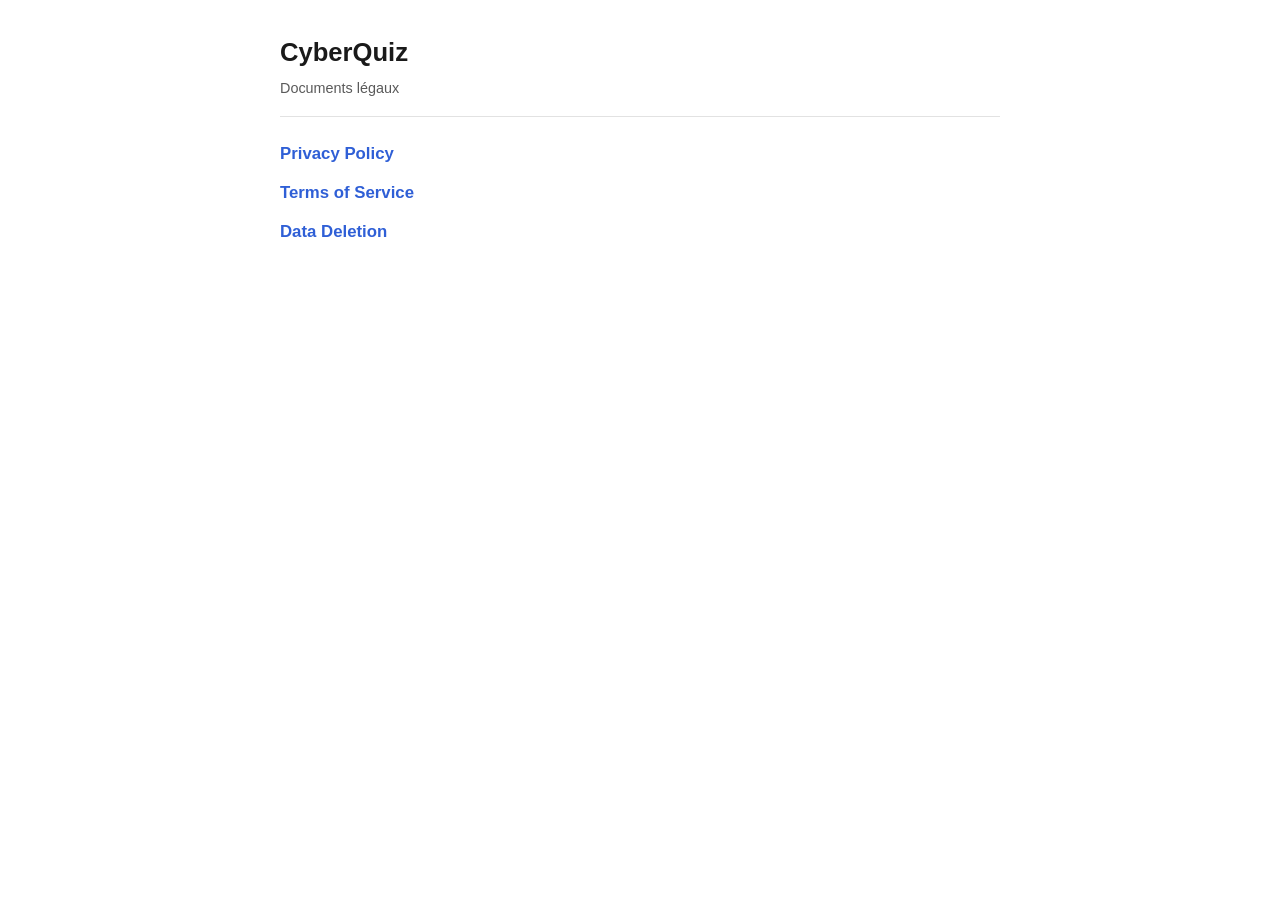
<file: index.html>
<!doctype html>
<html lang="fr">
<head>
<meta charset="utf-8">
<meta name="viewport" content="width=device-width, initial-scale=1">
<title>CyberQuiz — Documents légaux</title>
<link rel="stylesheet" href="style.css">
</head>
<body>
<main>
  <header>
    <h1>CyberQuiz</h1>
    <div class="effective-date">Documents légaux</div>
  </header>
  <ul class="doc-list">
    <li><a href="privacy-policy.html">Privacy Policy</a></li>
    <li><a href="terms-of-service.html">Terms of Service</a></li>
    <li><a href="data-deletion.html">Data Deletion</a></li>
  </ul>
</main>
</body>
</html>
</file>
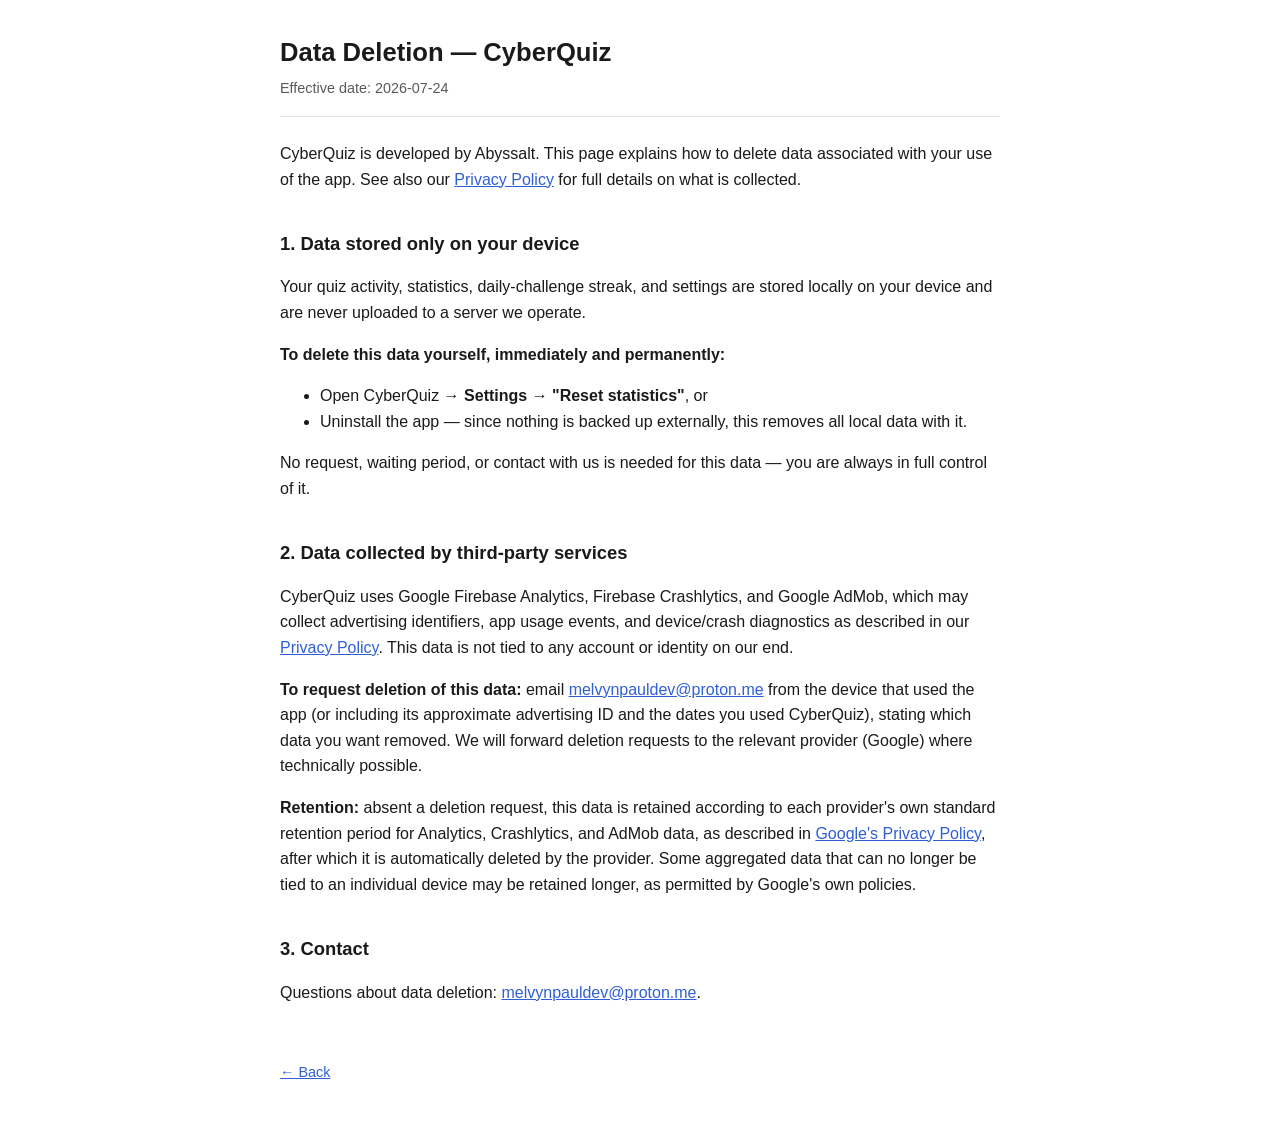
<file: data-deletion.html>
<!doctype html>
<html lang="en">
<head>
<meta charset="utf-8">
<meta name="viewport" content="width=device-width, initial-scale=1">
<title>Data Deletion — CyberQuiz</title>
<link rel="stylesheet" href="style.css">
</head>
<body>
<main>
  <header>
    <h1>Data Deletion — CyberQuiz</h1>
    <div class="effective-date">Effective date: 2026-07-24</div>
  </header>

  <p>CyberQuiz is developed by Abyssalt. This page explains how to delete data associated with
  your use of the app. See also our <a href="privacy-policy.html">Privacy Policy</a> for full
  details on what is collected.</p>

  <h2>1. Data stored only on your device</h2>
  <p>Your quiz activity, statistics, daily-challenge streak, and settings are stored locally on
  your device and are never uploaded to a server we operate.</p>
  <p><strong>To delete this data yourself, immediately and permanently:</strong></p>
  <ul>
    <li>Open CyberQuiz → <strong>Settings</strong> → <strong>"Reset statistics"</strong>, or</li>
    <li>Uninstall the app — since nothing is backed up externally, this removes all local data
    with it.</li>
  </ul>
  <p>No request, waiting period, or contact with us is needed for this data — you are always in
  full control of it.</p>

  <h2>2. Data collected by third-party services</h2>
  <p>CyberQuiz uses Google Firebase Analytics, Firebase Crashlytics, and Google AdMob, which may
  collect advertising identifiers, app usage events, and device/crash diagnostics as described in
  our <a href="privacy-policy.html">Privacy Policy</a>. This data is not tied to any account or
  identity on our end.</p>
  <p><strong>To request deletion of this data:</strong> email
  <a href="mailto:melvynpauldev@proton.me">melvynpauldev@proton.me</a> from the device that used
  the app (or including its approximate advertising ID and the dates you used CyberQuiz), stating
  which data you want removed. We will forward deletion requests to the relevant provider (Google)
  where technically possible.</p>
  <p><strong>Retention:</strong> absent a deletion request, this data is retained according to
  each provider's own standard retention period for Analytics, Crashlytics, and AdMob data, as
  described in <a href="https://policies.google.com/privacy">Google's Privacy Policy</a>, after
  which it is automatically deleted by the provider. Some aggregated data that can no longer be
  tied to an individual device may be retained longer, as permitted by Google's own policies.</p>

  <h2>3. Contact</h2>
  <p>Questions about data deletion: <a href="mailto:melvynpauldev@proton.me">melvynpauldev@proton.me</a>.</p>

  <a class="back-link" href="index.html">&larr; Back</a>
</main>
</body>
</html>
</file>
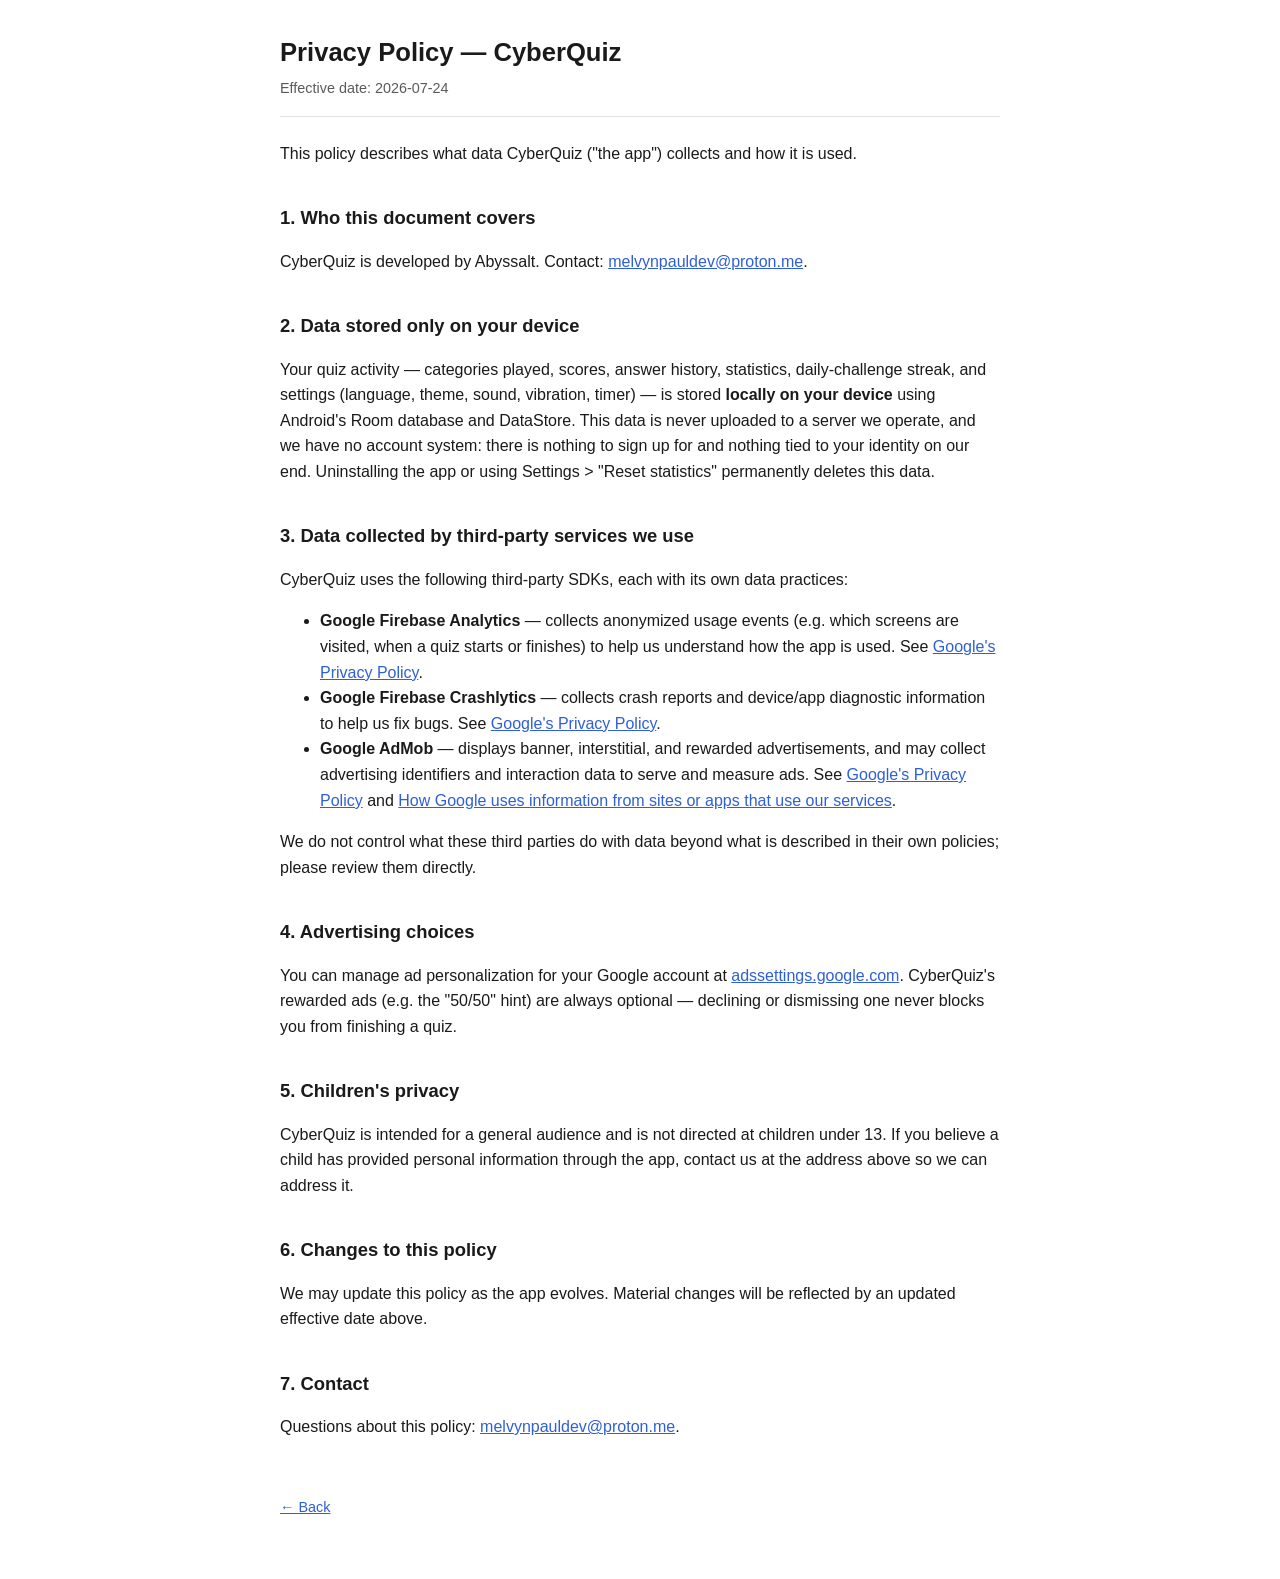
<file: privacy-policy.html>
<!doctype html>
<html lang="en">
<head>
<meta charset="utf-8">
<meta name="viewport" content="width=device-width, initial-scale=1">
<title>Privacy Policy — CyberQuiz</title>
<link rel="stylesheet" href="style.css">
</head>
<body>
<main>
  <header>
    <h1>Privacy Policy — CyberQuiz</h1>
    <div class="effective-date">Effective date: 2026-07-24</div>
  </header>

  <p>This policy describes what data CyberQuiz ("the app") collects and how it is used.</p>

  <h2>1. Who this document covers</h2>
  <p>CyberQuiz is developed by Abyssalt. Contact: <a href="mailto:melvynpauldev@proton.me">melvynpauldev@proton.me</a>.</p>

  <h2>2. Data stored only on your device</h2>
  <p>Your quiz activity — categories played, scores, answer history, statistics, daily-challenge
  streak, and settings (language, theme, sound, vibration, timer) — is stored <strong>locally on
  your device</strong> using Android's Room database and DataStore. This data is never uploaded to
  a server we operate, and we have no account system: there is nothing to sign up for and nothing
  tied to your identity on our end. Uninstalling the app or using Settings &gt; "Reset statistics"
  permanently deletes this data.</p>

  <h2>3. Data collected by third-party services we use</h2>
  <p>CyberQuiz uses the following third-party SDKs, each with its own data practices:</p>
  <ul>
    <li><strong>Google Firebase Analytics</strong> — collects anonymized usage events (e.g. which
    screens are visited, when a quiz starts or finishes) to help us understand how the app is
    used. See <a href="https://policies.google.com/privacy">Google's Privacy Policy</a>.</li>
    <li><strong>Google Firebase Crashlytics</strong> — collects crash reports and device/app
    diagnostic information to help us fix bugs. See
    <a href="https://policies.google.com/privacy">Google's Privacy Policy</a>.</li>
    <li><strong>Google AdMob</strong> — displays banner, interstitial, and rewarded
    advertisements, and may collect advertising identifiers and interaction data to serve and
    measure ads. See <a href="https://policies.google.com/privacy">Google's Privacy Policy</a> and
    <a href="https://policies.google.com/technologies/partner-sites">How Google uses information
    from sites or apps that use our services</a>.</li>
  </ul>
  <p>We do not control what these third parties do with data beyond what is described in their
  own policies; please review them directly.</p>

  <h2>4. Advertising choices</h2>
  <p>You can manage ad personalization for your Google account at
  <a href="https://adssettings.google.com">adssettings.google.com</a>. CyberQuiz's rewarded ads
  (e.g. the "50/50" hint) are always optional — declining or dismissing one never blocks you from
  finishing a quiz.</p>

  <h2>5. Children's privacy</h2>
  <p>CyberQuiz is intended for a general audience and is not directed at children under 13. If you
  believe a child has provided personal information through the app, contact us at the address
  above so we can address it.</p>

  <h2>6. Changes to this policy</h2>
  <p>We may update this policy as the app evolves. Material changes will be reflected by an
  updated effective date above.</p>

  <h2>7. Contact</h2>
  <p>Questions about this policy: <a href="mailto:melvynpauldev@proton.me">melvynpauldev@proton.me</a>.</p>

  <a class="back-link" href="index.html">&larr; Back</a>
</main>
</body>
</html>
</file>
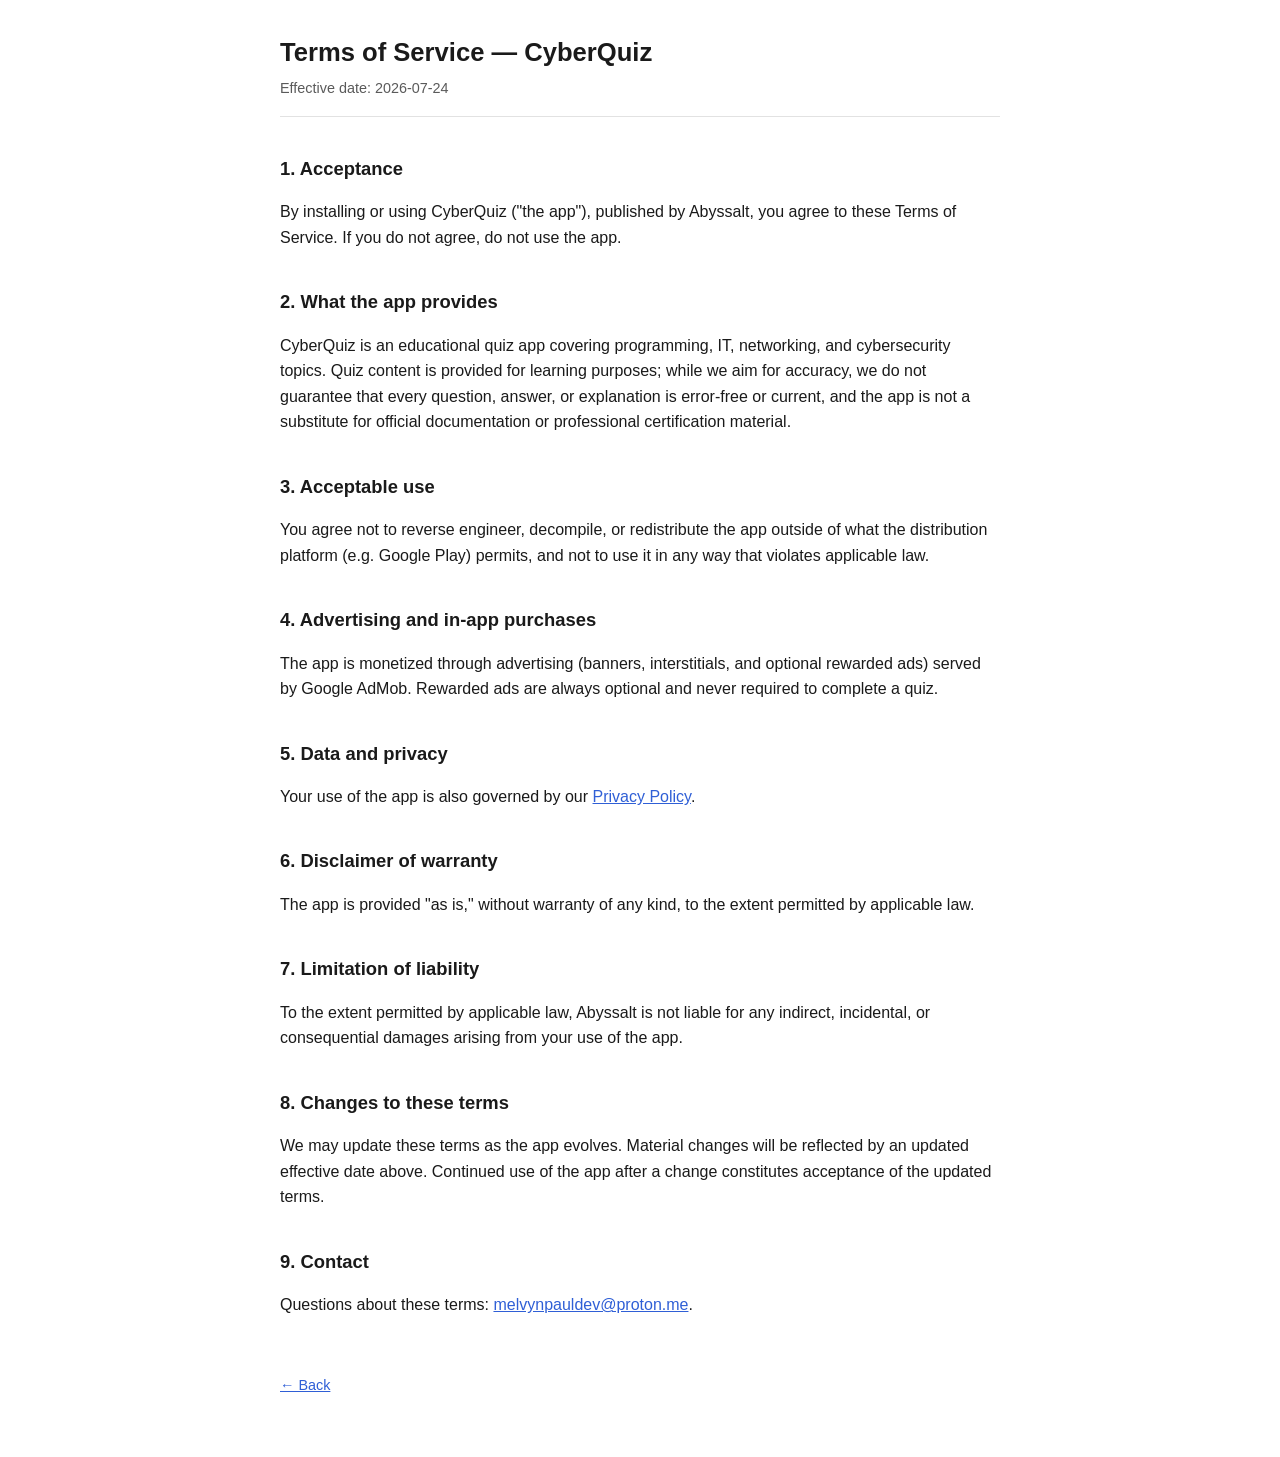
<file: terms-of-service.html>
<!doctype html>
<html lang="en">
<head>
<meta charset="utf-8">
<meta name="viewport" content="width=device-width, initial-scale=1">
<title>Terms of Service — CyberQuiz</title>
<link rel="stylesheet" href="style.css">
</head>
<body>
<main>
  <header>
    <h1>Terms of Service — CyberQuiz</h1>
    <div class="effective-date">Effective date: 2026-07-24</div>
  </header>

  <h2>1. Acceptance</h2>
  <p>By installing or using CyberQuiz ("the app"), published by Abyssalt, you agree to these Terms
  of Service. If you do not agree, do not use the app.</p>

  <h2>2. What the app provides</h2>
  <p>CyberQuiz is an educational quiz app covering programming, IT, networking, and cybersecurity
  topics. Quiz content is provided for learning purposes; while we aim for accuracy, we do not
  guarantee that every question, answer, or explanation is error-free or current, and the app is
  not a substitute for official documentation or professional certification material.</p>

  <h2>3. Acceptable use</h2>
  <p>You agree not to reverse engineer, decompile, or redistribute the app outside of what the
  distribution platform (e.g. Google Play) permits, and not to use it in any way that violates
  applicable law.</p>

  <h2>4. Advertising and in-app purchases</h2>
  <p>The app is monetized through advertising (banners, interstitials, and optional rewarded ads)
  served by Google AdMob. Rewarded ads are always optional and never required to complete a
  quiz.</p>

  <h2>5. Data and privacy</h2>
  <p>Your use of the app is also governed by our
  <a href="privacy-policy.html">Privacy Policy</a>.</p>

  <h2>6. Disclaimer of warranty</h2>
  <p>The app is provided "as is," without warranty of any kind, to the extent permitted by
  applicable law.</p>

  <h2>7. Limitation of liability</h2>
  <p>To the extent permitted by applicable law, Abyssalt is not liable for any indirect,
  incidental, or consequential damages arising from your use of the app.</p>

  <h2>8. Changes to these terms</h2>
  <p>We may update these terms as the app evolves. Material changes will be reflected by an
  updated effective date above. Continued use of the app after a change constitutes acceptance of
  the updated terms.</p>

  <h2>9. Contact</h2>
  <p>Questions about these terms: <a href="mailto:melvynpauldev@proton.me">melvynpauldev@proton.me</a>.</p>

  <a class="back-link" href="index.html">&larr; Back</a>
</main>
</body>
</html>
</file>
<file: style.css>
:root {
  color-scheme: light dark;
  --bg: #ffffff;
  --fg: #1a1a1a;
  --muted: #5a5a5a;
  --link: #2f5fd6;
  --border: #e2e2e2;
}

@media (prefers-color-scheme: dark) {
  :root {
    --bg: #121212;
    --fg: #eaeaea;
    --muted: #a5a5a5;
    --link: #7ea6ff;
    --border: #2c2c2c;
  }
}

* { box-sizing: border-box; }

body {
  margin: 0;
  padding: 0 20px 60px;
  background: var(--bg);
  color: var(--fg);
  font-family: -apple-system, BlinkMacSystemFont, "Segoe UI", Roboto, Helvetica, Arial, sans-serif;
  line-height: 1.6;
}

main {
  max-width: 720px;
  margin: 0 auto;
}

header {
  padding: 32px 0 16px;
  border-bottom: 1px solid var(--border);
  margin-bottom: 24px;
}

header h1 {
  margin: 0 0 4px;
  font-size: 1.6rem;
}

.effective-date {
  color: var(--muted);
  font-size: 0.9rem;
}

h2 {
  font-size: 1.15rem;
  margin-top: 2em;
}

a { color: var(--link); }

.back-link {
  display: inline-block;
  margin-top: 40px;
  font-size: 0.9rem;
}

.doc-list {
  list-style: none;
  padding: 0;
}

.doc-list li {
  margin: 12px 0;
}

.doc-list a {
  font-size: 1.05rem;
  text-decoration: none;
  font-weight: 600;
}

.doc-list a:hover { text-decoration: underline; }
</file>
